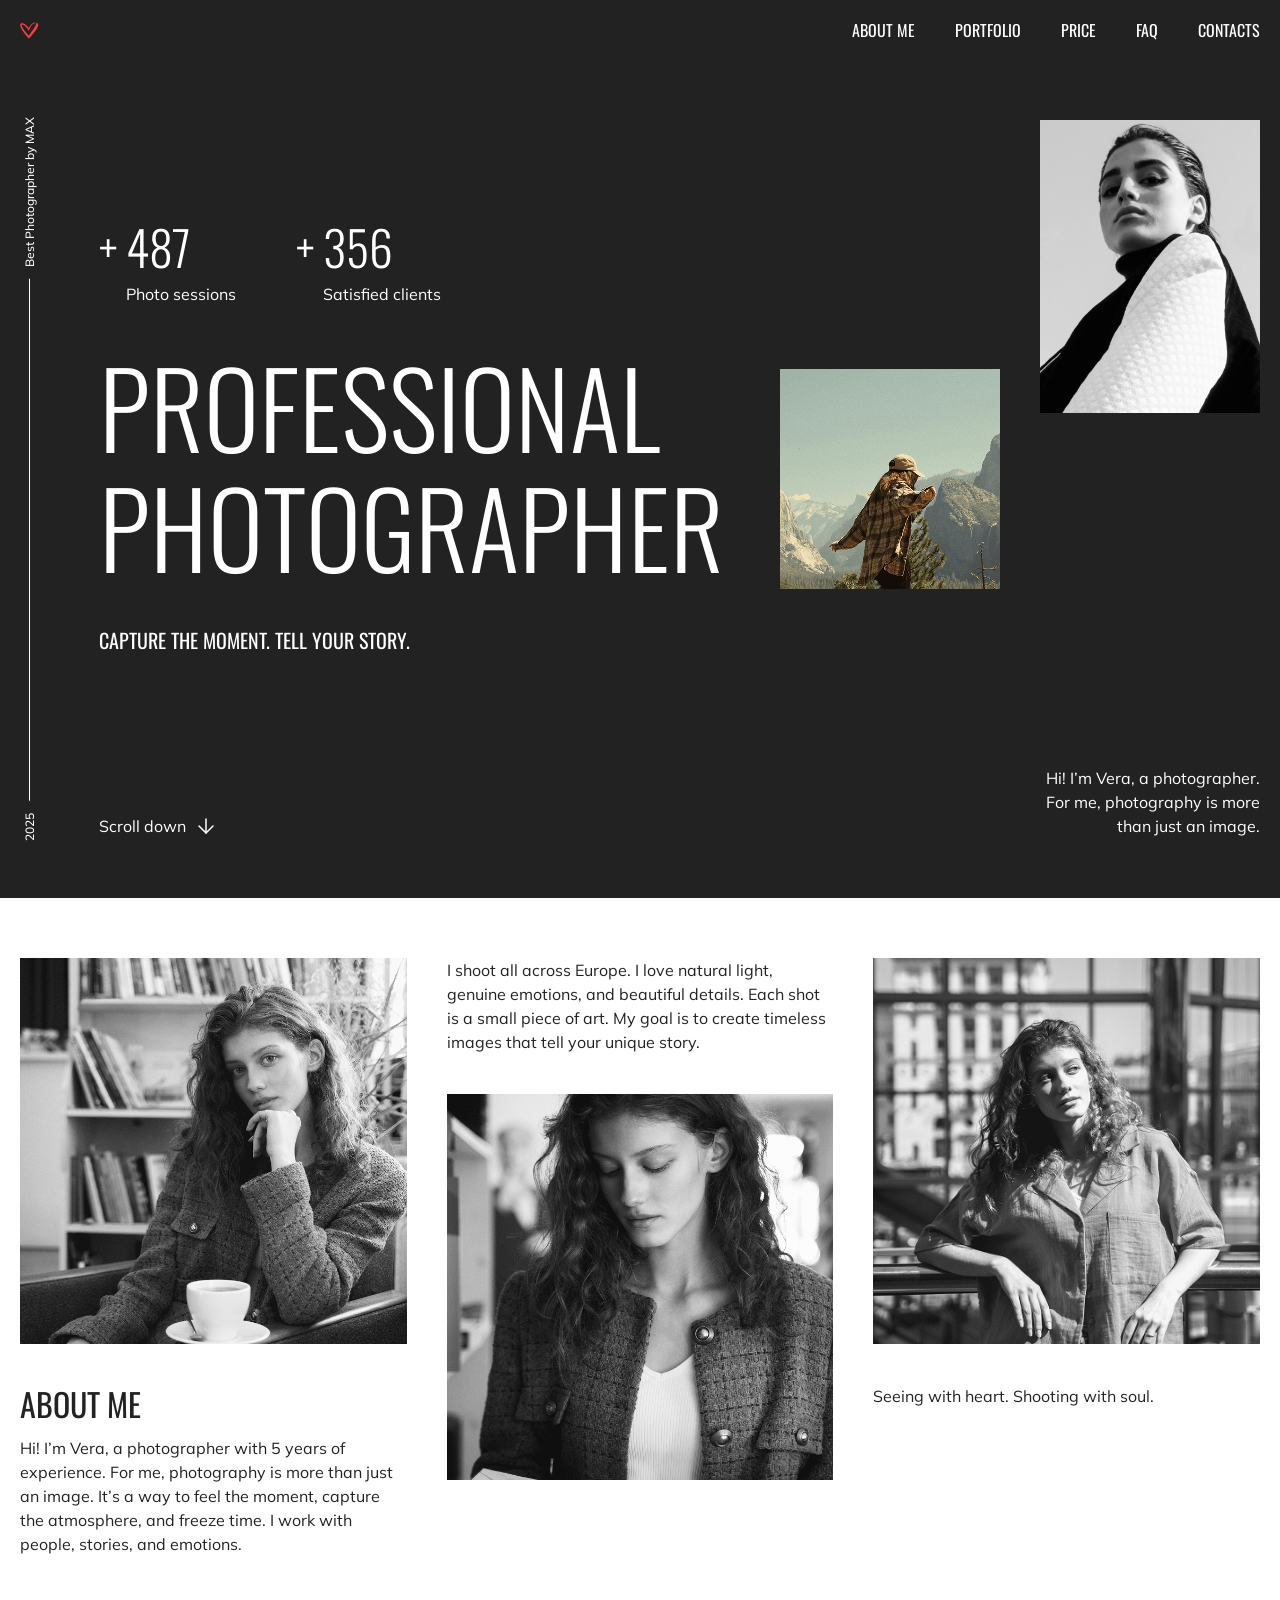
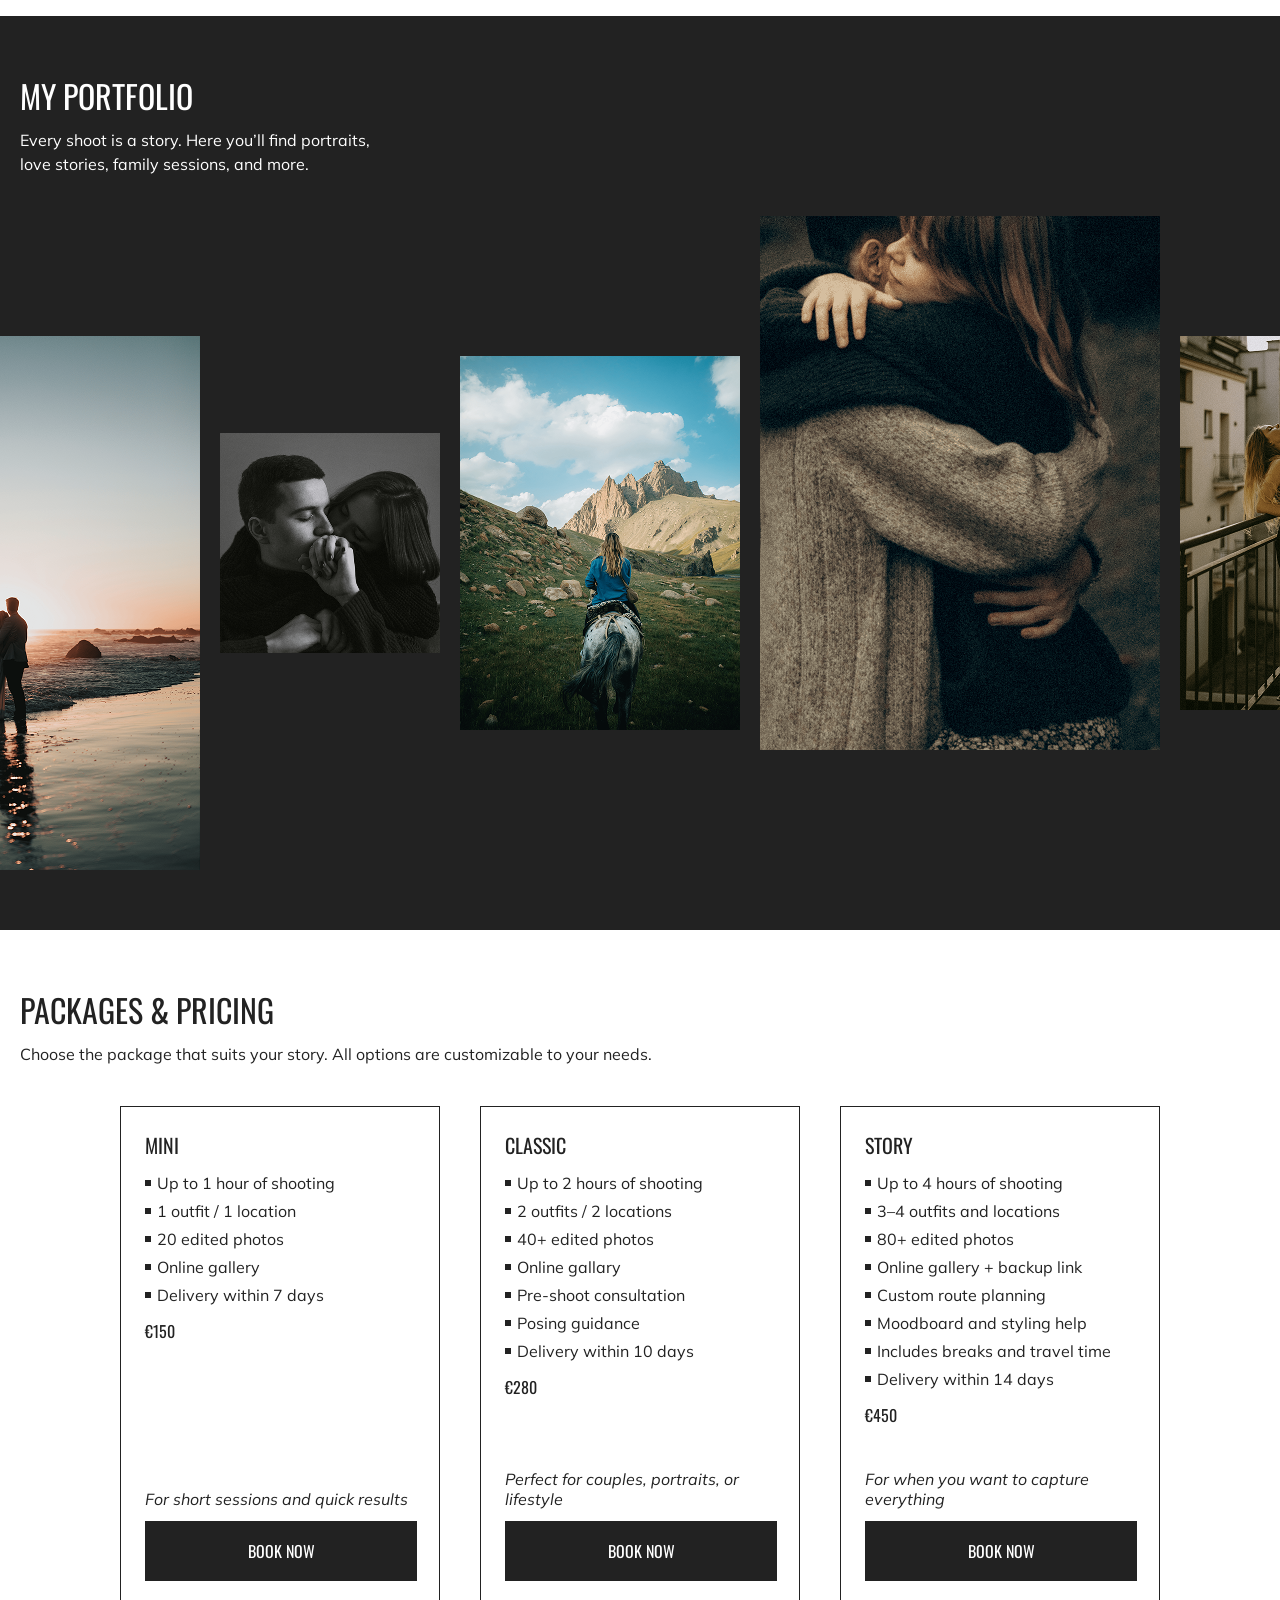
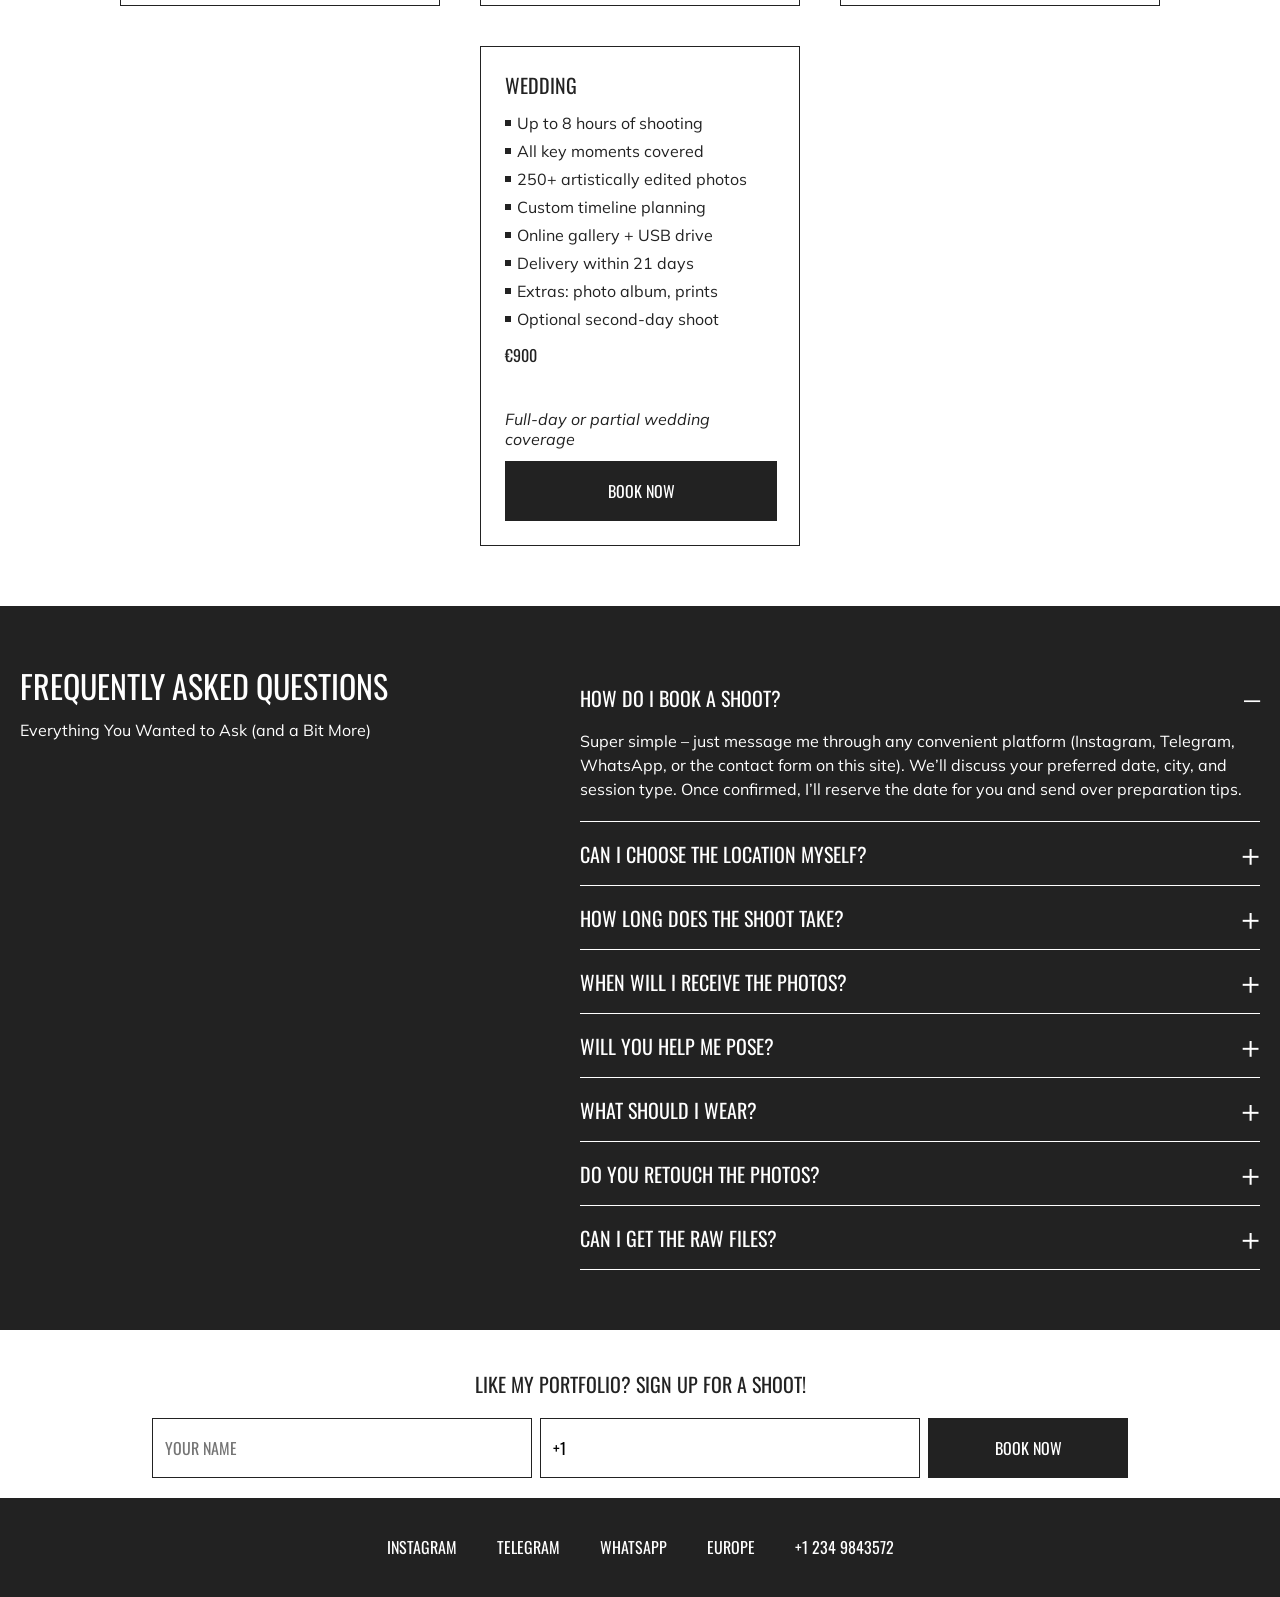
<file: portfolio/index.html>
<!DOCTYPE html>
<html lang="en">
<head>
  <meta charset="UTF-8">
  <meta name="viewport" content="width=device-width, initial-scale=1.0">
  <title>Portfolio: Vera</title>
  <link rel="icon" type="image/x-icon" href="./assets/svg/logo.svg">
  <link rel="stylesheet" href="./css/main.css">
  <link rel="preconnect" href="https://fonts.googleapis.com">
  <link rel="preconnect" href="https://fonts.gstatic.com" crossorigin>
  <link href="https://fonts.googleapis.com/css2?family=Mulish:ital,wght@0,200..1000;1,200..1000&family=Oswald:wght@200..700&display=swap" rel="stylesheet">
</head>
<body>
  <header class="dark">
    <div class="container container-header">
      <a href="/" class="header__logo">
      <img src="./assets/svg/logo.svg" alt="logo">
      </a>
      <nav class="header__nav">
        <ul class="header__list">
          <li class="header__list-item">
            <a href="#about" class="list-link">about me</a>
          </li>
          <li class="header__list-item">
            <a href="#portfolio" class="list-link">portfolio</a>
          </li>
          <li class="header__list-item">
            <a href="#price" class="list-link">price</a>
          </li>
          <li class="header__list-item">
            <a href="#faq" class="list-link">faq</a>
          </li>
          <li class="header__list-item">
            <a href="#contacts" class="list-link">contacts</a>
          </li>
        </ul>
      </nav>
      <div class="header__burger">
        <span></span>
        <span></span>
      </div>
  </div>
  </header>

  <main>
    <section class="hero dark" id="hero">
      <div class="container container-hero">
        <div class="hero__side__arrow">
          <div class="arrow__year">2025</div>
          <span></span>
          <div class="arrow__text">Best Photographer by MAX</div>
        </div>
        <div class="hero__main-container">
          <div class="hero-main">
            <div class="hero__stat-container">
              <div class="hero__stat-item">
                <span>+</span>
                <div class="hero__stat__item-container">
                  <div class="hero__stat-number">487</div>
                  <div class="hero__stat-text">Photo sessions</div>
                </div>
              </div>
              <div class="hero__stat-item">
                <span>+</span>
                <div class="hero__stat__item-container">
                  <div class="hero__stat-number">356</div>
                  <div class="hero__stat-text">Satisfied clients</div>
                </div>
              </div>
            </div>
            <h1>Professional photographer</h1>
            <h3>Capture the Moment. Tell Your Story.</h3>
          </div>
          <div class="scroll__container">
            <a href="#about" class="hero__scroll">Scroll down</a>
            <svg xmlns="http://www.w3.org/2000/svg" width="24" height="24" viewBox="0 0 24 24" fill="none">
              <path class="scroll-path" d="M12 5V19" stroke="white" stroke-width="1.5" stroke-linecap="round" stroke-linejoin="round"/>
              <path class="scroll-path" d="M19 12L12 19L5 12" stroke="white" stroke-width="1.5" stroke-linecap="round" stroke-linejoin="round"/>
            </svg>
          </div>
        </div>
        <div class="hero__second__photo-container">
          <img class="hero__second__img" src="./assets/img/hero-second.png" alt="Vera">
        </div>
        <div class="hero__main__photo-container">
          <img src="./assets/img/hero-first.webp" alt="Vera">
          <div class="hero__intro">Hi! I’m Vera, a photographer. For me, photography is more than just an image.</div>
        </div>
      </div>
    </section>

    <section class="about" id="about">
      <div class="container container-about">
        <div class="about__first-block about-block">
          <img src="./assets/img/about-img/img-photographer-1.png" alt="vera">
          <div class="about__title-container">
            <h2>About me</h2>
            <p>Hi! I’m Vera, a photographer with 5 years of experience. For me, photography is more than just an image. It’s a way to feel the moment, capture the atmosphere, and freeze time. I work with people, stories, and emotions.</p>
          </div>
        </div>
        <div class="about__second-block about-block">
          <p>I shoot all across Europe. I love natural light, genuine emotions, and beautiful details. Each shot is a small piece of art. My goal is to create timeless images that tell your unique story.</p>
          <img src="./assets/img/about-img/img-photographer-2.png" alt="vera">
        </div>
        <div class="about__third-block about-block">
          <img class="about__third__block-img" src="./assets/img/about-img/img-photographer-3.png" alt="vera">
          <p>Seeing with heart. Shooting with soul.</p>
        </div>
      </div>
    </section>

    <section class="portfolio dark" id="portfolio">
      <div class="container container-portfolio">
          <div class="portfolio__title-container">
            <h2>my portfolio</h2>
            <p>Every shoot is a story. Here you’ll find portraits, love stories, family sessions, and more.</p>
          </div>
          <div class="portfolio__slider-container">
            <div class="slider-side" id="slider-left"></div>
            <div class="portfolio__slider">
              <img class="portfolio__slider-img" src="./assets/img/portfolio/portfolio-1.png" alt="portfolio-photo">
              <img class="portfolio__slider-img" src="./assets/img/portfolio/portfolio-2.png" alt="portfolio-photo">
              <img class="portfolio__slider-img" src="./assets/img/portfolio/portfolio-3.png" alt="portfolio-photo">
              <img class="portfolio__slider-img" src="./assets/img/portfolio/portfolio-4.png" alt="portfolio-photo">
              <img class="portfolio__slider-img" src="./assets/img/portfolio/portfolio-5.png" alt="portfolio-photo">
              <img class="portfolio__slider-img" src="./assets/img/portfolio/portfolio-6.png" alt="portfolio-photo">
              <img class="portfolio__slider-img" src="./assets/img/portfolio/portfolio-7.png" alt="portfolio-photo">
              <img class="portfolio__slider-img" src="./assets/img/portfolio/portfolio-8.png" alt="portfolio-photo">
              <img class="portfolio__slider-img" src="./assets/img/portfolio/portfolio-9.png" alt="portfolio-photo">
              <img class="portfolio__slider-img" src="./assets/img/portfolio/portfolio-10.png" alt="portfolio-photo">
              <img class="portfolio__slider-img" src="./assets/img/portfolio/portfolio-11.png" alt="portfolio-photo">
              <img class="portfolio__slider-img" src="./assets/img/portfolio/portfolio-12.png" alt="portfolio-photo">
            </div>
            <div class="slider-side" id="slider-right"></div>
          </div>
      </div>
    </section>

    <section class="price" id="price">
      <div class="container container-price">
        <div class="price__title-container">
          <h2>Packages & Pricing</h2>
          <p>Choose the package that suits your story. All options are customizable to your needs.</p>
        </div>
        <div class="price__cards-container">
          <div class="price__card">
            <div class="card__text-container">
              <h3>Mini</h3>
              <ul class="card__list">
                <li class="card__list-item">Up to 1 hour of shooting</li>
                <li class="card__list-item">1 outfit / 1 location</li>
                <li class="card__list-item">20 edited photos</li>
                <li class="card__list-item">Online gallery</li>
                <li class="card__list-item">Delivery within 7 days</li>
              </ul>
              <h4>€150</h4>
            </div>
            <div class="card__button-container">
              <p class="card__description">For short sessions and quick results</p>
              <button class="card__btn card__btn-popup">Book now</button>
            </div>
          </div>

          <div class="price__card">
            <div class="card__text-container">
              <h3>Classic</h3>
              <ul class="card__list">
                <li class="card__list-item">Up to 2 hours of shooting</li>
                <li class="card__list-item">2 outfits / 2 locations</li>
                <li class="card__list-item">40+ edited photos</li>
                <li class="card__list-item">Online gallary</li>
                <li class="card__list-item">Pre-shoot consultation</li>
                <li class="card__list-item">Posing guidance</li>
                <li class="card__list-item">Delivery within 10 days</li>
              </ul>
              <h4>€280</h4>
            </div>
            <div class="card__button-container">
              <p class="card__description">Perfect for couples, portraits, or lifestyle</p>
              <button class="card__btn card__btn-popup">Book now</button>
            </div>
          </div>

          <div class="price__card">
            <div class="card__text-container">
              <h3>Story</h3>
              <ul class="card__list">
                <li class="card__list-item">Up to 4 hours of shooting</li>
                <li class="card__list-item">3–4 outfits and locations</li>
                <li class="card__list-item">80+ edited photos</li>
                <li class="card__list-item">Online gallery + backup link</li>
                <li class="card__list-item">Custom route planning</li>
                <li class="card__list-item">Moodboard and styling help</li>
                <li class="card__list-item">Includes breaks and travel time</li>
                <li class="card__list-item">Delivery within 14 days</li>
              </ul>
              <h4>€450</h4>
            </div>
            <div class="card__button-container">
              <p class="card__description">For when you want to capture everything</p>
              <button class="card__btn card__btn-popup">Book now</button>
            </div>
          </div>

          <div class="price__card">
            <div class="card__text-container">
              <h3>Wedding</h3>
              <ul class="card__list">
                <li class="card__list-item">Up to 8 hours of shooting</li>
                <li class="card__list-item">All key moments covered</li>
                <li class="card__list-item">250+ artistically edited photos</li>
                <li class="card__list-item">Custom timeline planning</li>
                <li class="card__list-item">Online gallery + USB drive</li>
                <li class="card__list-item">Delivery within 21 days</li>
                <li class="card__list-item">Extras: photo album, prints</li>
                <li class="card__list-item">Optional second-day shoot</li>
              </ul>
              <h4>€900</h4>
            </div>
            <div class="card__button-container">
              <p class="card__description">Full-day or partial wedding coverage</p>
              <button class="card__btn card__btn-popup">Book now</button>
            </div>
          </div>
        </div>
      </div>
    </section>

    <section class="faq dark" id="faq">
      <div class="container container-faq">
        <div class="faq__title-container">
          <h2>Frequently Asked Questions</h2>
          <p>Everything You Wanted to Ask (and a Bit More)</p>
        </div>
        <div class="faq__accordion">
          <details id="details1">
            <summary>How do I book a shoot?</summary>
            <p class="accordion-answer">Super simple – just message me through any convenient platform (Instagram, Telegram, WhatsApp, or the contact form on this site). We’ll discuss your preferred date, city, and session type. Once confirmed, I’ll reserve the date for you and send over preparation tips.</p>
          </details>

          <details id="details2">
            <summary>Can I choose the location myself?</summary>
            <p class="accordion-answer">Absolutely! If there’s a special place you love or have in mind — I’m happy to shoot there. If you’re unsure, I can suggest beautiful spots with great lighting and atmosphere, tailored to your vision and mood.</p>
          </details>

          <details id="details3">
            <summary>How long does the shoot take?</summary>
            <p class="accordion-answer">That depends on the package you choose. On average, sessions last from 1 to 4 hours. We’ll plan the pace and type of shoot together — from relaxed city strolls and love stories to more dynamic or editorial sessions.</p>
          </details>

          <details id="details4">
            <summary>When will I receive the photos?</summary>
            <p class="accordion-answer">You’ll receive your edited photos within 7–14 days. For event and wedding sessions — up to 30 days. I deliver them in a stylish online gallery, where you can download them in full quality or easily share with friends and family.</p>
          </details>

          <details id="details5">
            <summary>Will you help me pose?</summary>
            <p class="accordion-answer">Definitely! I’ll guide you gently throughout the session — where to look, how to move, how to relax. The goal is to make you feel comfortable and natural. My approach is relaxed, and I’ll never force awkward poses. The result? Real, expressive, and beautiful photos.</p>
          </details>

          <details id="details6">
            <summary>What should I wear?</summary>
            <p class="accordion-answer">After booking, I’ll send you a style guide with suggestions for colors, textures, and combinations. The most important thing is that you feel confident in your outfit. I’m also happy to help you coordinate looks or plan something cohesive for couples or groups.</p>
          </details>

          <details id="details7">
            <summary>Do you retouch the photos?</summary>
            <p class="accordion-answer">Yes, all photos are color-corrected and lightly retouched. My editing style is clean and natural — no overdone filters or fake skin. Just you, at your best. Extra retouching is available upon request.</p>
          </details>

          <details id="details8">
            <summary>Can I get the raw files?</summary>
            <p class="accordion-answer"> I don’t deliver RAW files. My work includes not only shooting, but also careful selection and editing to create a complete and polished result. You’ll receive only the best images, ready for printing, sharing, or publishing.</p>
          </details>
        </div>
      </div>
    </section>

    <section class="form" id="form">
      <div class="container container-input">
        <h3>Like my portfolio? Sign up for a shoot!</h3>
        <div class="form-container">
          <input type="text" placeholder="your name">
          <input type="tel" value="+1">
          <button class="card__btn contact-btn">book now</button>
        </div>
      </div>
    </section>
  </main>

  <footer class="dark" id="contacts">
    <div class="container container-footer">
      <ul class="footer__list">
        <li>
          <a class="footer__list-link" href="/">instagram</a>
        </li>
        <li>
          <a class="footer__list-link" href="/">telegram</a>
        </li>
        <li>
          <a class="footer__list-link" href="/">whatsapp</a>
        </li>
        <li>
          <a class="footer__list-link" href="/">Europe</a>
        </li>
        <li>
          <a class="footer__list-link" href="tel:12349843572">+1 234 9843572</a>
        </li>
      </ul>
    </div>
  </footer>

  <div class="popup__overlay"></div>
  <div id="popup">
    <div class="popup__close">
      <span></span>
      <span></span>
    </div>
    <form class="popup__form" type="reset">
      <h3>Like my portfolio? Sign up for a shoot!</h3>
      <input type="text" placeholder="your name">
      <input type="tel" value="+1">
      <button type="submit">book now</button>
    </form>
  </div>

  <script src="./js/header.js"></script>
  <script src="./js/slider.js"></script>
  <script src="./js/accordion.js"></script>
  <script src="./js/popup.js"></script>
</body>
</html>
</file>
<file: portfolio/css/main.css>
@charset "UTF-8";
/* ======= Base Reset ======= */
*,
*::before,
*::after {
  box-sizing: border-box;
  margin: 0;
  padding: 0;
}

/* Убираем маркеры у списков */
ul,
ol {
  list-style: none;
}

/* Убираем подчёркивание у ссылок */
a {
  text-decoration: none;
  color: inherit;
}

/* Нормализация изображений */
img,
picture,
video,
canvas,
svg {
  display: block;
  max-width: 100%;
}

/* Убираем жирность у заголовков по умолчанию */
h1,
h2,
h3,
h4,
h5,
h6 {
  font-weight: normal;
  font-size: inherit;
}

/* Наследование шрифта для форм */
input,
button,
textarea,
select {
  font: inherit;
  background: none;
  border: none;
  outline: none;
}

/* =========== Fonts ============ */
/* =========== Colors ============ */
html,
body {
  height: 100%;
  margin: 0;
  padding: 0;
  box-sizing: border-box;
}

html {
  scroll-behavior: smooth;
}

body {
  font-family: Mulish;
  font-size: 16px;
  font-style: normal;
  font-weight: 400;
  line-height: 24px;
  color: #222222;
}
body.stop {
  overflow-y: hidden;
}

.dark {
  background-color: #222222;
}

.container {
  max-width: 1440px;
  margin: 0 auto;
  padding: 0 20px;
  overflow: hidden;
}

h1 {
  font-family: Oswald;
  font-size: 116px;
  font-style: normal;
  font-weight: 300;
  line-height: 132px; /* 113.793% */
  text-transform: uppercase;
}
@media screen and (max-width: 1440px) {
  h1 {
    font-size: clamp(68px, 116px - (1435px - 100vw) / 13.8541666667, 116px);
    line-height: clamp(80px, 132px - (1435px - 100vw) / 12.7884615385, 132px);
  }
}
@media screen and (max-width: 760px) {
  h1 {
    font-size: clamp(56px, 68px - (1435px - 100vw) / 55.4166666667, 68px);
    line-height: clamp(64px, 80px - (1435px - 100vw) / 41.5625, 80px);
  }
}

h2 {
  font-family: Oswald;
  font-size: 32px;
  font-style: normal;
  font-weight: 400;
  line-height: 40px; /* 125% */
  text-transform: uppercase;
}

h3 {
  font-family: Oswald;
  font-size: 20px;
  font-style: normal;
  font-weight: 400;
  line-height: 28px; /* 140% */
  text-transform: uppercase;
}

h4 {
  font-family: Oswald;
  font-size: 16px;
  font-style: normal;
  font-weight: 400;
  line-height: 24px; /* 150% */
  text-transform: uppercase;
}

input::-moz-placeholder {
  font-family: Mulish;
  font-size: 16px;
  font-style: normal;
  font-weight: 400;
  line-height: 24px;
}

.popup__form button, .popup__form input, input::placeholder, .form-container input, .hero__intro, .hero__stat-text, p {
  font-family: Mulish;
  font-size: 16px;
  font-style: normal;
  font-weight: 400;
  line-height: 24px;
}

.header__list .list-link {
  font-family: Oswald;
  font-size: 16px;
  font-style: normal;
  font-weight: 400;
  line-height: 24px; /* 150% */
  text-transform: uppercase;
}

.hero__stat-item {
  font-family: Oswald;
  font-size: 48px;
  font-style: normal;
  font-weight: 300;
  line-height: 54px; /* 112.5% */
  text-transform: uppercase;
}

.hero__side__arrow {
  font-family: Mulish;
  font-size: 12px;
  font-style: normal;
  font-weight: 500;
  line-height: 16px; /* 133.333% */
}

.card__description {
  font-family: Mulish;
  font-size: 16px;
  font-style: italic;
  font-weight: 400;
  line-height: 20px;
}

.footer__list-link, summary, .header__list .list-link {
  transition: all 0.2s;
}
@media (hover: hover) {
  .footer__list-link:hover, summary:hover, .header__list .list-link:hover {
    color: #FF3C3C;
  }
}
@media (hover: none) {
  .footer__list-link:active, summary:active, .header__list .list-link:active {
    color: #FF3C3C;
  }
}

.card__btn {
  transition: all 0.2s;
  cursor: pointer;
}
@media (hover: hover) {
  .card__btn:hover {
    color: #222222;
    background-color: #FF3C3C;
  }
}
@media (hover: none) {
  .card__btn:active {
    color: #222222;
    background-color: #FF3C3C;
  }
}

.container-header {
  height: 60px;
  display: flex;
  justify-content: space-between;
  align-items: center;
}

.header__logo {
  position: relative;
  z-index: 100;
}

.header__nav {
  transition: all 0.5s;
}
@media screen and (max-width: 770px) {
  .header__nav {
    position: fixed;
    left: 100%;
    top: 0;
    width: 100%;
    height: 100%;
    background-color: #222222;
    z-index: 50;
    display: flex;
    justify-content: center;
    align-items: center;
  }
}
.header__nav.active {
  left: 0;
}

.header__list {
  display: flex;
  justify-content: space-between;
  align-items: center;
  gap: 40px;
}
.header__list .list-link {
  color: white;
  text-transform: uppercase;
}
@media screen and (max-width: 770px) {
  .header__list {
    flex-direction: column;
    transform: translateY(25px);
    gap: 35px;
  }
}

.header__burger {
  display: none;
  position: relative;
  width: 40px;
  height: 50px;
  background: none;
  border: none;
  cursor: pointer;
  padding: 20px 0;
  z-index: 100;
}
.header__burger span {
  display: block;
  width: 20px;
  height: 2px;
  background-color: white;
  transition: 0.3s;
}
.header__burger span:nth-child(1) {
  width: 12px;
}
.header__burger.active span:nth-child(1) {
  width: 20px;
  transform: rotate(45deg) translateY(5.5px);
}
.header__burger.active span:nth-child(2) {
  transform: rotate(-45deg) translateY(-5.5px);
}
@media screen and (max-width: 770px) {
  .header__burger {
    display: flex;
    flex-direction: column;
    justify-content: space-between;
    align-items: end;
  }
}

.hero {
  height: clamp(758px, 862px - (1435px - 100vw) / 6.3942307692, 862px);
  display: block;
}
@media screen and (max-width: 710px) {
  .hero {
    height: 888px;
  }
}

.container-hero {
  height: 100%;
  display: flex;
  justify-content: space-between;
  align-items: stretch;
  gap: 40px;
  color: white;
}
@media screen and (max-width: 770px) {
  .container-hero {
    gap: 20px;
  }
}
@media screen and (max-width: 710px) {
  .container-hero {
    flex-direction: column;
    justify-content: start;
    align-items: start;
  }
}

.hero__side__arrow {
  writing-mode: tb-rl;
  transform: rotate(180deg) translateX(-2px);
  display: flex;
  justify-content: center;
  align-items: center;
  gap: 12px;
  padding-left: 23px;
}
.hero__side__arrow span {
  display: block;
  width: 1px;
  height: clamp(432px, 550px - (1435px - 100vw) / 5.6355932203, 550px);
  background-color: white;
}
@media screen and (max-width: 770px) {
  .hero__side__arrow {
    margin-right: 20px;
  }
}
@media screen and (max-width: 710px) {
  .hero__side__arrow {
    display: none;
  }
}

.hero__main-container {
  display: flex;
  flex-direction: column;
  justify-content: start;
  max-width: 740px;
}

.hero-main {
  margin: 160px 0 0 0;
  display: flex;
  flex-direction: column;
  align-items: start;
  gap: 40px;
}
@media screen and (max-width: 710px) {
  .hero-main {
    margin-top: 60px;
  }
}

.hero__stat-container {
  display: flex;
  gap: 60px;
}
.hero__stat-container span {
  width: 27px;
}
@media screen and (max-width: 710px) {
  .hero__stat-container {
    gap: 58px;
  }
}

.hero__stat-item {
  display: flex;
}

.hero__stat-text {
  text-transform: none;
  margin-top: 8px;
}

.scroll__container {
  width: 120px;
  display: flex;
  margin: 160px 0 0 0;
  gap: 8px;
}
.scroll__container path {
  transition: stroke 0.2s;
}
.scroll__container .hero__scroll {
  transition: color 0.2s;
}
@media (hover: hover) {
  .scroll__container:hover .scroll-path {
    stroke: #FF3C3C;
  }
  .scroll__container:hover .hero__scroll {
    color: #FF3C3C;
  }
}
@media screen and (max-width: 710px) {
  .scroll__container {
    display: none;
  }
}

.hero__second__photo-container {
  width: 100%;
  max-width: 220px;
  aspect-ratio: 1/1;
  display: flex;
  align-items: center;
  justify-content: center;
}
@media screen and (max-width: 1250px) {
  .hero__second__photo-container {
    display: none;
  }
}

.hero__second__img {
  width: 100%;
  height: auto;
  -o-object-fit: cover;
     object-fit: cover;
}

.hero__main__photo-container {
  width: 280px;
  padding: 60px 0;
  display: flex;
  flex-direction: column;
  justify-content: space-between;
  align-items: end;
}
@media screen and (max-width: 710px) {
  .hero__main__photo-container {
    gap: 60px;
    padding: 0 0;
    align-self: end;
  }
}

.hero__main__photo-container img {
  width: 280px;
  height: auto;
  aspect-ratio: 3/4;
  align-self: stretch;
}
@media screen and (max-width: 710px) {
  .hero__main__photo-container img {
    width: 220px;
    align-self: end;
  }
}

.hero__intro {
  text-align: right;
  width: 220px;
}

.about {
  min-height: 628px;
}

.container-about {
  display: flex;
  justify-content: space-between;
  gap: 40px;
  padding: 60px 20px;
}
@media screen and (max-width: 800px) {
  .container-about {
    flex-direction: column;
  }
}

.about-block {
  width: 33.3%;
  display: flex;
  flex-direction: column;
  gap: 40px;
}
.about-block img {
  width: 100%;
}
@media screen and (max-width: 800px) {
  .about-block {
    width: 100%;
  }
  .about-block .about__third__block-img {
    display: none;
  }
}

.about__title-container {
  display: flex;
  flex-direction: column;
  gap: 12px;
}

.portfolio {
  min-height: 794px;
}

.container-portfolio {
  overflow: hidden;
  padding: 60px 20px;
  display: flex;
  flex-direction: column;
  gap: 40px;
}

.portfolio__title-container {
  max-width: 360px;
  color: white;
}
.portfolio__title-container h2 {
  color: white;
  margin-bottom: 12px;
}
.portfolio__title-container p {
  width: 360px;
}
@media screen and (max-width: 390px) {
  .portfolio__title-container p {
    width: 340px;
  }
}

.portfolio__slider-container {
  position: relative;
  height: 654px;
  display: flex;
  margin-left: -20px;
  margin-right: -20px;
}

.portfolio__slider {
  display: flex;
  overflow-x: scroll;
  scroll-behavior: smooth;
  gap: 20px;
  align-items: center;
  width: calc(100% + 40px);
  padding: 0 20px;
}
.portfolio__slider::-webkit-scrollbar {
  display: none; /* Chrome, Safari, Opera */
  scrollbar-width: none; /* Firefox */
  -ms-overflow-style: none; /* IE/Edge */
}

.slider-side {
  position: absolute;
  top: 0;
  width: 30%;
  height: 100%;
  z-index: 100;
}
@media (hover: none) {
  .slider-side {
    display: none;
  }
}

#slider-left {
  left: 0;
}

#slider-right {
  right: 0;
}

.portfolio__slider-img:nth-child(1),
.portfolio__slider-img:nth-child(4),
.portfolio__slider-img:nth-child(8),
.portfolio__slider-img:nth-child(12) {
  width: 400px;
  height: 534px;
}

.portfolio__slider-img:nth-child(2),
.portfolio__slider-img:nth-child(6),
.portfolio__slider-img:nth-child(9) {
  width: 220px;
  height: 220px;
}

.portfolio__slider-img:nth-child(3),
.portfolio__slider-img:nth-child(7),
.portfolio__slider-img:nth-child(10),
.portfolio__slider-img:nth-child(11) {
  width: 280px;
  height: 374px;
}

.portfolio__slider-img:nth-child(5) {
  width: 280px;
  height: 374px;
  transform: translateY(-20px);
}

.portfolio__slider-img:nth-child(1),
.portfolio__slider-img:nth-child(8) {
  align-self: flex-end;
}

.portfolio__slider-img:nth-child(4),
.portfolio__slider-img:nth-child(7),
.portfolio__slider-img:nth-child(10),
.portfolio__slider-img:nth-child(12) {
  align-self: flex-start;
}

.price {
  min-height: 616px;
}

.container-price {
  display: flex;
  padding: 60px 20px;
  flex-direction: column;
  align-items: flex-start;
  gap: 40px;
}

.price__title-container {
  display: flex;
  width: 100%;
  flex-direction: column;
  gap: 12px;
}

.price__cards-container {
  width: 100%;
  display: flex;
  gap: 40px;
  justify-content: center;
  align-items: center;
  flex-wrap: wrap;
}
@media screen and (max-width: 900px) {
  .price__cards-container {
    gap: 20px;
  }
}

.price__card {
  border: 1px solid #222222;
  display: flex;
  width: 320px;
  height: 500px;
  padding: 24px;
  flex-direction: column;
  justify-content: space-between;
  align-items: flex-start;
  transition: all 0.3s;
}
@media (hover: hover) {
  .price__card:hover {
    border: 1px solid #FF3C3C;
  }
  .price__card:hover .card__btn {
    background-color: #FF3C3C;
    color: #222222;
  }
}
@media (hover: none) {
  .price__card:active {
    border: 1px solid #FF3C3C;
  }
  .price__card:active .card__btn {
    background-color: #FF3C3C;
    color: #222222;
  }
}

.card__text-container {
  display: flex;
  flex-direction: column;
  align-items: flex-start;
  gap: 12px;
  align-self: stretch;
}

.card__list {
  display: flex;
  flex-direction: column;
  gap: 4px;
}

.card__list-item {
  padding-left: 12px;
  position: relative;
}
.card__list-item::before {
  content: "";
  position: absolute;
  left: 0;
  top: 50%;
  transform: translateY(-50%);
  width: 6px;
  height: 6px;
  background-color: #222222;
}

.card__button-container {
  display: flex;
  flex-direction: column;
  align-items: flex-start;
  gap: 12px;
}

.card__btn {
  padding: 18px 24px;
  width: 272px;
  background: #222222;
  transition: all 0.3s;
  font-family: Oswald;
  color: white;
  font-size: 16px;
  font-style: normal;
  font-weight: 400;
  line-height: 24px; /* 150% */
  text-transform: uppercase;
}

.faq {
  min-height: 604px;
}

.container-faq {
  color: white;
  display: flex;
  padding: 60px 20px;
  align-items: flex-start;
  justify-content: space-between;
  gap: 40px;
}
@media screen and (max-width: 1150px) {
  .container-faq {
    flex-direction: column;
  }
}

.faq__title-container {
  display: flex;
  flex-direction: column;
  align-items: flex-start;
  gap: 12px;
  flex: 1 0 0;
}

.faq__accordion {
  width: 680px;
}
@media screen and (max-width: 1150px) {
  .faq__accordion {
    width: 100%;
  }
}

details {
  border-bottom: 1px solid white;
  box-sizing: border-box;
  -webkit-user-select: none;
     -moz-user-select: none;
          user-select: none;
}
details[open] summary::after {
  content: "–";
}

.accordion-answer {
  padding-bottom: 20px;
  cursor: context-menu;
}

summary {
  padding: 17.5px 0;
  cursor: pointer;
  transition: all 0.3s;
  display: flex;
  justify-content: space-between;
  align-items: center;
  font-family: Oswald;
  font-size: 20px;
  font-style: normal;
  font-weight: 400;
  line-height: 28px; /* 140% */
  text-transform: uppercase;
}
summary::marker {
  content: "";
}
summary::after {
  content: "+";
  font-family: "Mulish";
  font-size: 32px;
  font-weight: normal;
  transition: all 0.3s ease;
}

::details-content {
  transition: height 0.5s ease, content-visibility 0.5s ease allow-discrete;
  height: 0px;
  overflow: clip;
}

@supports (interpolate-size: allow-keywords) {
  :root {
    interpolate-size: allow-keywords;
  }
  [open]::details-content {
    height: auto;
  }
}
.container-input {
  width: 100%;
  display: flex;
  padding-top: 40px;
  padding-bottom: 20px;
  flex-direction: column;
  justify-content: center;
  align-items: center;
  gap: 20px;
}

.form-container {
  width: 100%;
  display: flex;
  justify-content: center;
  gap: 8px;
}
.form-container input {
  font-family: "Oswald", sans-serif;
  border: 1px solid #222222;
  width: 380px;
  display: flex;
  height: 60px;
  max-width: 380px;
  padding: 0 12px;
}
@media screen and (max-width: 600px) {
  .form-container {
    flex-direction: column;
  }
  .form-container input, .form-container button {
    min-width: 100%;
  }
}
@media screen and (max-width: 420px) {
  .form-container input {
    width: 100%;
  }
}

input::-moz-placeholder {
  font-family: "Oswald", sans-serif;
  text-transform: uppercase;
}

input::placeholder {
  font-family: "Oswald", sans-serif;
  text-transform: uppercase;
}

input:input {
  border: 1px solid #FF3C3C;
  outline: none;
}

.contact-btn {
  width: 200px;
}
@media screen and (max-width: 900px) {
  .contact-btn {
    min-width: 200px;
  }
}

.container-footer {
  padding: 37px 20px;
  display: flex;
  justify-content: center;
  align-items: center;
  color: white;
}

.footer__list {
  display: flex;
  gap: 40px;
}
@media screen and (max-width: 600px) {
  .footer__list {
    flex-direction: column;
    align-items: center;
    gap: 35px;
  }
}

.footer__list-link {
  font-size: 16px;
  font-style: normal;
  font-weight: 400;
  line-height: 24px;
  font-family: "Oswald", sans-serif;
  text-transform: uppercase;
  transition: all 0.3s;
}

.popup__overlay {
  opacity: 0;
  position: fixed;
  left: 50%;
  top: 50%;
  transform: translate(-50%, -50%);
  width: 100vw;
  height: 100vh;
  background: rgba(34, 34, 34, 0.6);
  transition: all 0.3s;
  z-index: -1;
}
.popup__overlay.active {
  opacity: 100;
  z-index: 150;
}

#popup {
  position: fixed;
  left: 200%;
  top: 50%;
  transform: translate(-50%, -50%);
  width: 500px;
  min-height: 236px;
  padding: 60px 20px;
  background: white;
  display: flex;
  align-items: center;
  justify-content: center;
  transition: 0.3s all;
  z-index: 200;
}
#popup.active {
  left: 50%;
}
@media screen and (max-width: 540px) {
  #popup {
    width: calc(100% - 40px);
  }
}

.popup__close {
  position: absolute;
  right: 8px;
  top: 18px;
  padding: 10px;
}
.popup__close span {
  display: block;
  width: 20px;
  height: 2px;
  background-color: #222222;
}
.popup__close span:nth-child(1) {
  transform: rotate(45deg) translateY(1.4px);
}
.popup__close span:nth-child(2) {
  transform: rotate(-45deg) translateY(-1.4px);
}

.popup__form {
  display: flex;
  flex-direction: column;
  align-items: center;
  max-width: 380px;
  gap: 8px;
}
.popup__form h3 {
  padding-bottom: 4px;
  text-align: center;
}
.popup__form input {
  font-family: "Oswald", sans-serif;
  border: 1px solid #222222;
  width: 100%;
  display: flex;
  height: 60px;
  padding: 0 12px;
}
.popup__form button {
  font-family: Oswald;
  width: 100%;
  padding: 18px 20px;
  background-color: #222222;
  color: white;
  text-transform: uppercase;
}

input::-moz-placeholder {
  font-family: "Oswald", sans-serif;
  text-transform: uppercase;
}

input::placeholder {
  font-family: "Oswald", sans-serif;
  text-transform: uppercase;
}

input:hover {
  border: 1px solid #FF3C3C;
  outline: none;
}/*# sourceMappingURL=main.css.map */
</file>
